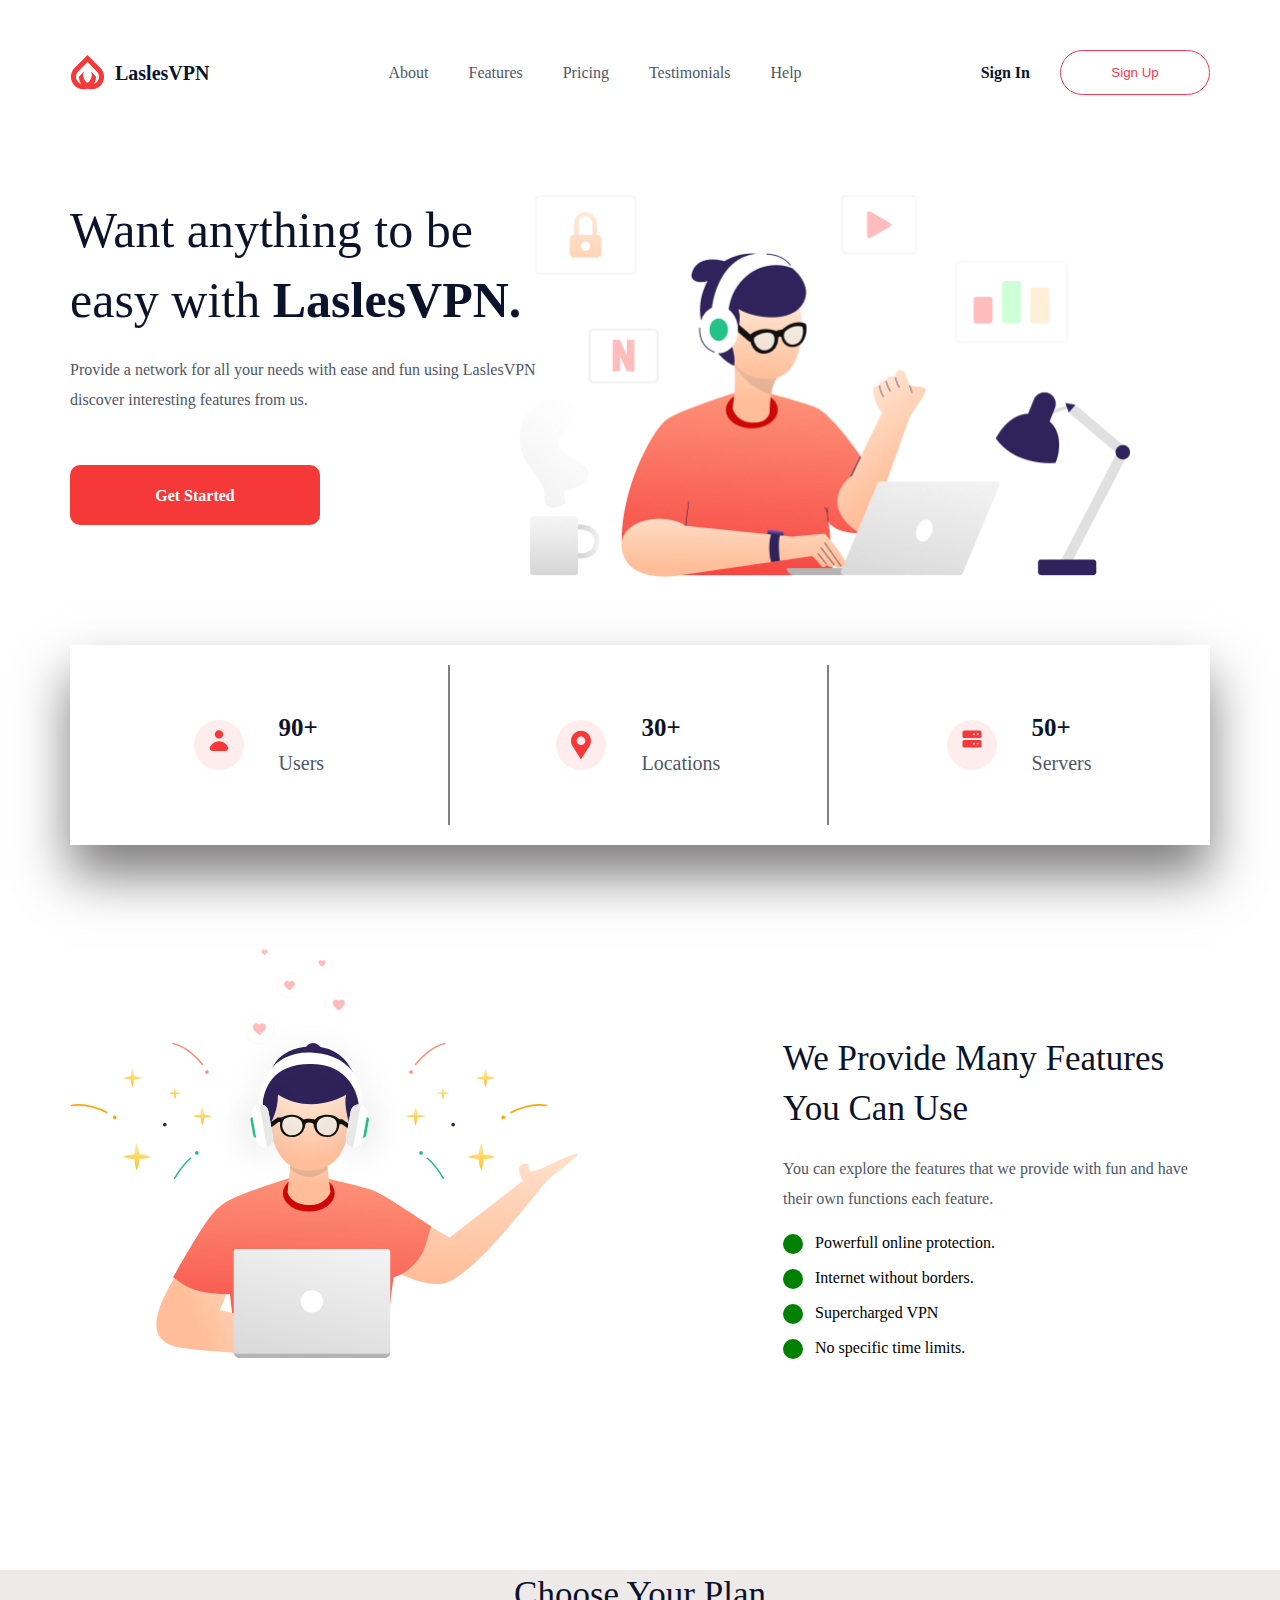
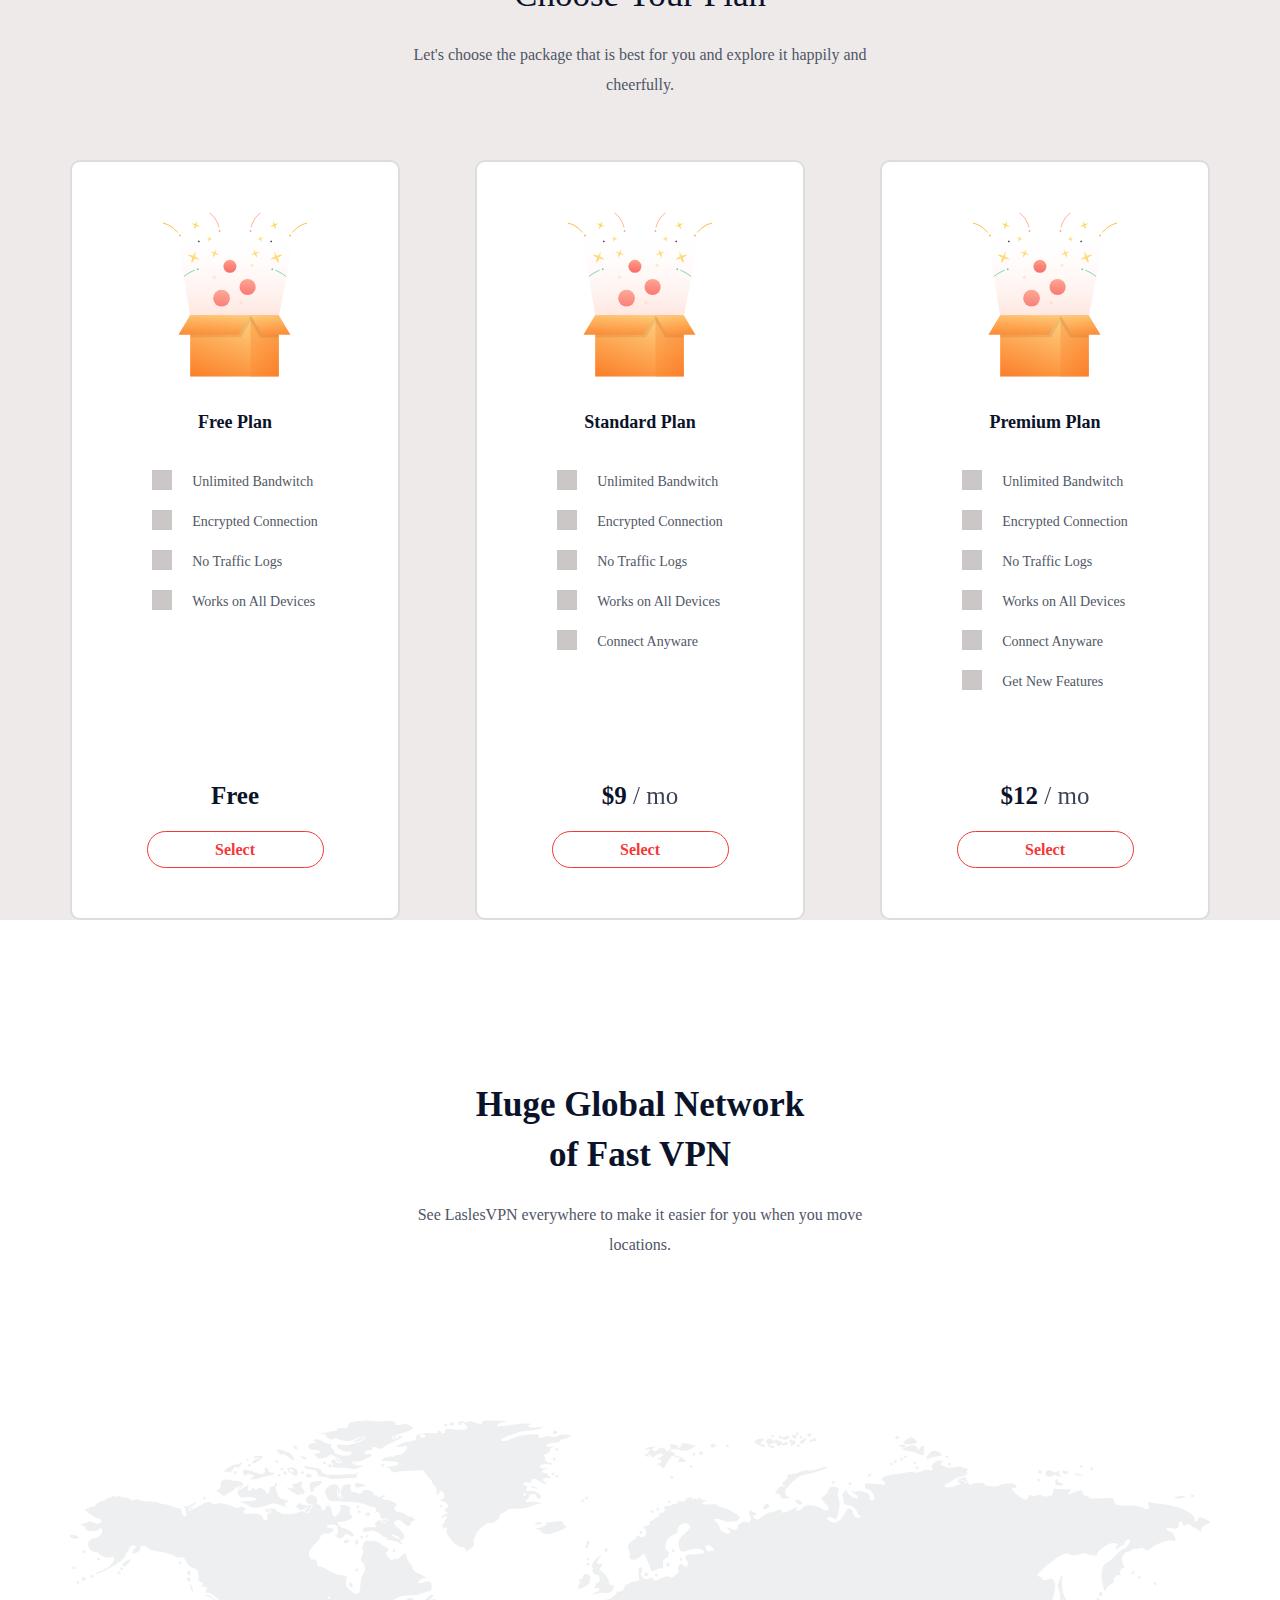
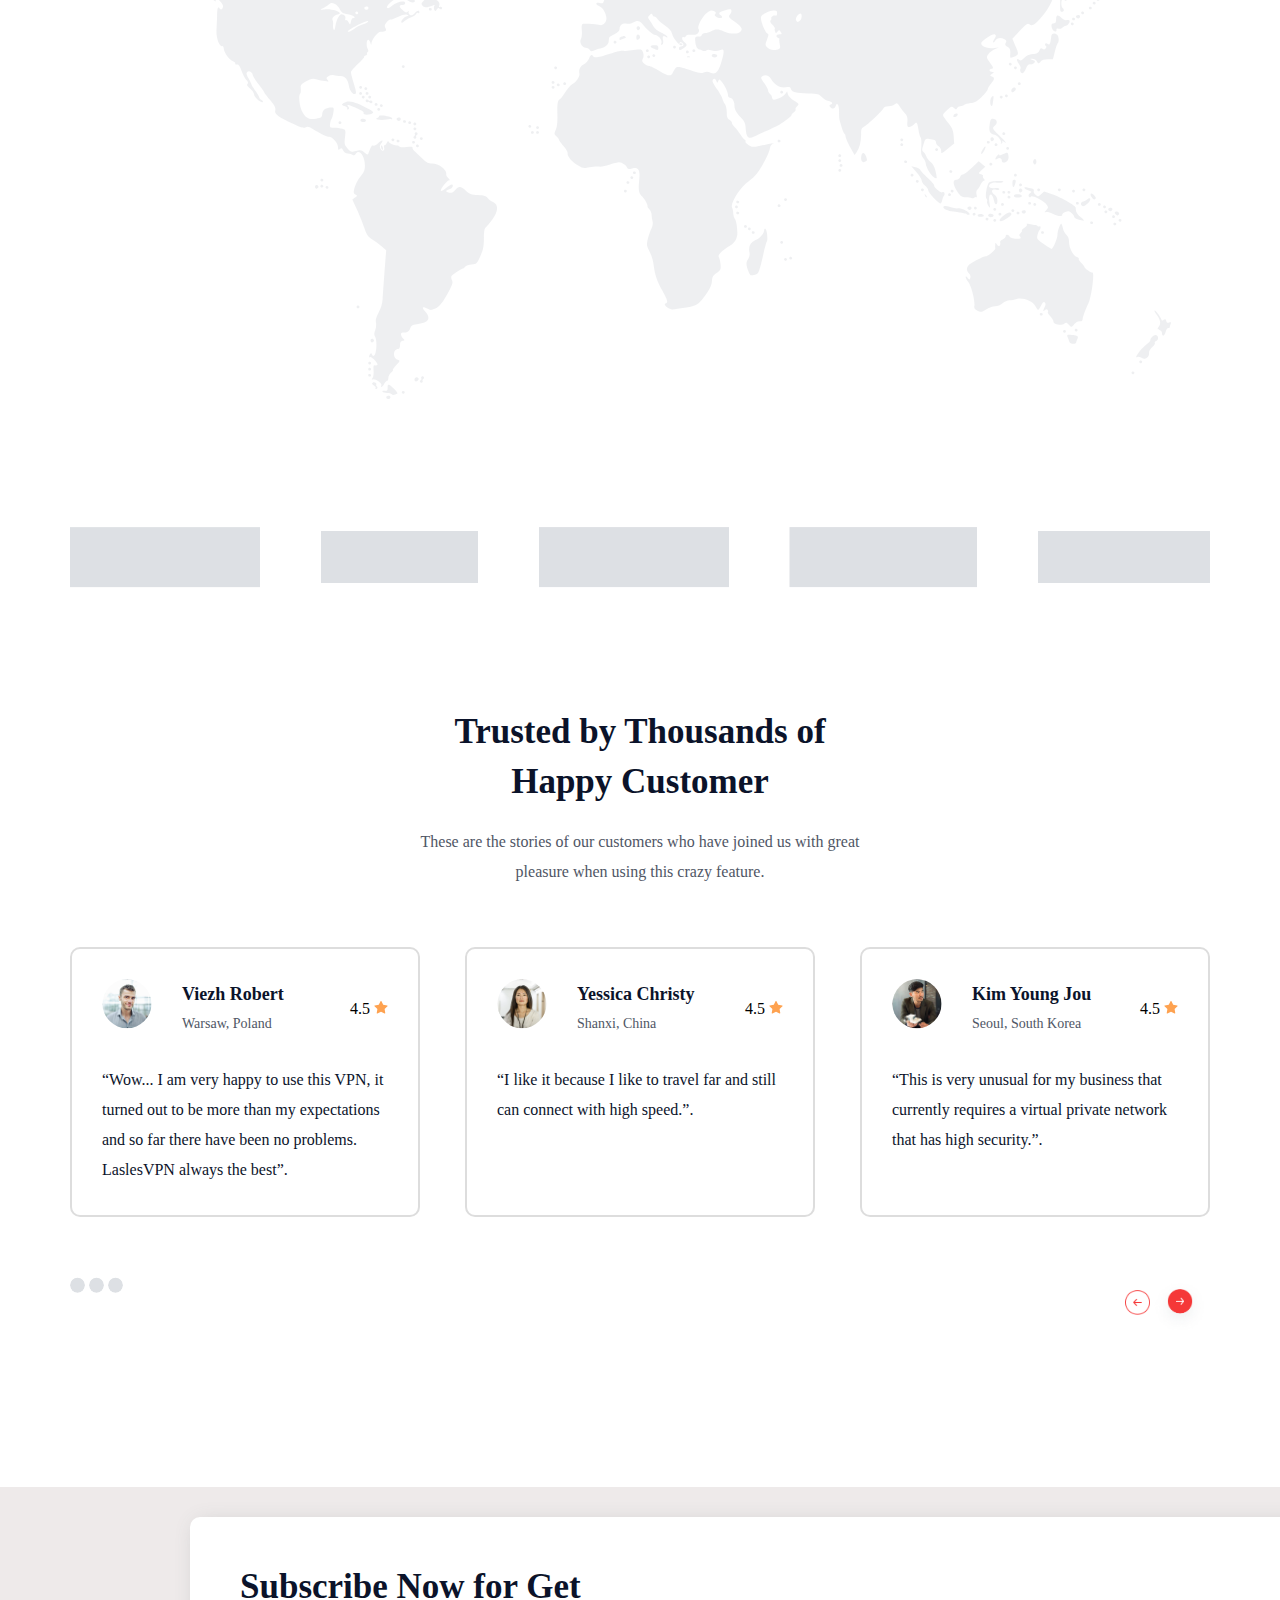
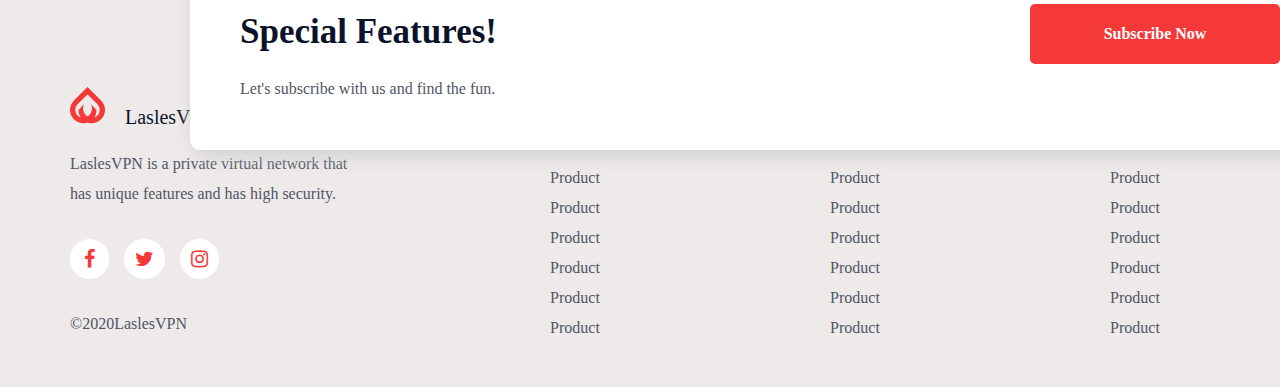
<file: figma_homework/index.html>
<!DOCTYPE html>
<html lang="en">
<head>
    <meta charset="UTF-8">
    <meta http-equiv="X-UA-Compatible" content="IE=edge">
    <meta name="viewport" content="width=device-width, initial-scale=1.0">
    <title>Document</title>
    <link rel="stylesheet" href="style.css">
    <link rel="stylesheet" href="css/font-awesome.css">
    <link rel="stylesheet" href="css/font-awesome.min.css">
</head>
<body>
        <header>
            <div class="container header_container">
                <div class="logo">
                    <img src="img/Standard Collection 27.svg" alt="">
                    <h2>LaslesVPN</h2>
                </div>
                <nav>
                    <ul>
                        <li>
                            <a href="#">About</a>
                        </li>
                        <li>
                            <a href="#">Features</a>
                        </li>
                        <li>
                            <a href="#">Pricing</a>
                        </li>
                        <li>
                            <a href="#">Testimonials</a>
                        </li>
                        <li>
                            <a href="#">Help</a>
                        </li>
                    </ul>
                </nav>
                <div class="regis">
                    <h2>Sign In</h2>
                    <button>Sign Up</button>
                </div>
            </div>
        </header>

        <main>
            <div class="container main-container">
                <div class="title">
                    <h1>Want anything to be easy with <span>LaslesVPN.</span></h1>
                    <p>Provide a network for all your needs with ease and fun using LaslesVPN discover interesting features from us.</p>
                    <button>Get Started</button>
                </div>
                <div class="image">
                    <img src="img/Illustration 1.png" alt="">
                </div>
            </div>
        </main>

        <footer>
            <div class="container foot-container">
                <div class="foot_card">
                    <div class="img">
                        <img src="img/LaslesVPN/Icon/Vector.svg" alt="">
                    </div>
                    <div class="titles">
                        <h2>90+</h2>
                        <p>Users</p>
                    </div>
                </div>
                <div class="foot_card">
                    <div class="img">
                        <img src="img/LaslesVPN (1)/Icon/Vector.svg" alt="">
                    </div>
                    <div class="titles">
                        <h2>30+</h2>
                        <p>Locations</p>
                    </div>
                </div>
                <div class="foot_card">
                    <div class="img">
                        <img src="img/LaslesVPN (2)/Icon/Vector.svg" alt="">
                    </div>
                    <div class="titles">
                        <h2>50+</h2>
                        <p>Servers</p>
                    </div>
                </div>
            </div>
        </footer>

        <!-- yuqoridagi header main footer lar o'tgan mavzudagi -->

        <div class="container about-container">
            <div class="image-about">
                <img src="img/Illustration 2.svg" alt="">
            </div>
            <div class="title-about">
                <h1>We Provide Many Features You Can Use</h1>
                <p>You can explore the features that we provide with fun and have their own functions each feature.</p>
                <ul>
                    <li>
                        <input type="checkbox" id="chec1" name="chec1">
                        <label for="chec1">Powerfull online protection.</label>
                    </li>
                    <li>
                        <input type="checkbox" id="chec2" name="chec2">
                        <label for="chec2">Internet without borders.</label>
                    </li>
                    <li>
                        <input type="checkbox" id="chec3" name="chec3">
                        <label for="chec3">Supercharged VPN</label>
                    </li>
                    <li>
                        <input type="checkbox" id="chec4" name="chec4">
                        <label for="chec4">No specific time limits.</label>
                    </li>
                </ul>
            </div>
        </div>

        <div class="plan">
            <div class="container plan-container">
               <div class="plan-title">
                <div class="plan-title-child">
                    <h2>Choose Your Plan</h2>
                    <p>Let's choose the package that is best for you and explore it happily and cheerfully.</p>
                </div>
               </div>
                <div class="row-plan">

                    <div class="card-plan">
                        <img src="img/Illustration/Free.svg" alt="">
                        <h3>Free Plan</h3>
                        <ul>
                            <li>
                                <input type="checkbox" name="chek1" id="chek1">
                                <label for="chek1">Unlimited Bandwitch</label>
                            </li>
                            <li>
                                <input type="checkbox" name="chek2" id="chek2">
                                <label for="chek2">Encrypted Connection</label>
                            </li>
                            <li>
                                <input type="checkbox" name="chek3" id="chek3">
                                <label for="chek3">No Traffic Logs</label>
                            </li>
                            <li>
                                <input type="checkbox" name="chek4" id="chek4">
                                <label for="chek4">Works on All Devices</label>
                            </li>
                        </ul>
                        <h1>Free</h1>
                        <button>Select</button>
                    </div>

                    <div class="card-plan">
                        <img src="img/Illustration/Free.svg" alt="">
                        <h3>Standard Plan</h3>
                        <ul>
                            <li>
                                <input type="checkbox" name="chek5" id="chek5">
                                <label for="chek5">Unlimited Bandwitch</label>
                            </li>
                            <li>
                                <input type="checkbox" name="chek6" id="chek6">
                                <label for="chek6">Encrypted Connection</label>
                            </li>
                            <li>
                                <input type="checkbox" name="chek7" id="chek7">
                                <label for="chek7">No Traffic Logs</label>
                            </li>
                            <li>
                                <input type="checkbox" name="chek8" id="chek8">
                                <label for="chek8">Works on All Devices</label>
                            </li>
                            <li>
                                <input type="checkbox" name="chek9" id="chek9">
                                <label for="chek9">Connect Anyware</label>
                            </li>
                        </ul>
                        <h1>$9 <span>/ mo</span></h1>
                        <button>Select</button>
                    </div>

                    <div class="card-plan">
                        <img src="img/Illustration/Free.svg" alt="">
                        <h3>Premium Plan</h3>
                        <ul>
                            <li>
                                <input type="checkbox" name="chek10" id="chek10">
                                <label for="chek10">Unlimited Bandwitch</label>
                            </li>
                            <li>
                                <input type="checkbox" name="chek11" id="chek11">
                                <label for="chek11">Encrypted Connection</label>
                            </li>
                            <li>
                                <input type="checkbox" name="chek12" id="chek12">
                                <label for="chek12">No Traffic Logs</label>
                            </li>
                            <li>
                                <input type="checkbox" name="chek13" id="chek13">
                                <label for="chek13">Works on All Devices</label>
                            </li>
                            <li>
                                <input type="checkbox" name="chek14" id="chek14">
                                <label for="chek14">Connect Anyware</label>
                            </li>
                            <li>
                                <input type="checkbox" name="chek15" id="chek15">
                                <label for="chek15">Get New Features</label>
                            </li>
                        </ul>
                        <h1>$12 <span>/ mo</span></h1>
                        <button>Select</button>
                    </div>

                </div>
            </div>
        </div>

        <div class="container VPN-container">
           <div class="vpn">
            <h1>Huge Global Network <br> of Fast VPN</h1>
            <p>See LaslesVPN everywhere to make it easier for you when you move locations.</p>
           </div>
        </div>

        <div class="container xarita-container">
            <img src="img/Vector.svg" alt="">
        </div>

        <div class="container logos-container">
            <img src="img/Rectangle 274.png" alt="">
            <img src="img/Rectangle 275.svg" alt="">
            <img src="img/Rectangle 276.svg" alt="">
            <img src="img/Rectangle 277.svg" alt="">
            <img src="img/Rectangle 278.svg" alt="">
        </div>

        <div class="container happy-container">
            <div class="happy-title">
                <h2>
                    Trusted by Thousands of <br> Happy Customer
                </h2>
                <p>These are the stories of our customers who have joined us with great <br> pleasure when using this crazy feature.</p>
            </div>

            <div class="row-happy">
                <label for="first-happy">
                    <div class="about-happy">
                        <div class="left">
                            <img src="img/Ellipse 175.svg" alt="">
                            <div class="happy-title-child">
                                <h3>Viezh Robert</h3>
                                <p>Warsaw, Poland</p>
                            </div>
                        </div>
                        <div class="right">
                            <p>4.5 <img src="img/star.svg" alt=""></p>
                        </div>
                    </div>
                    <p class="p">
                        “Wow... I am very happy to use this VPN, it turned out to be more than my expectations and so far there have been no problems. LaslesVPN always the best”.
                    </p>
                </label>

                <label for="second-happy">
                    <div class="about-happy">
                        <div class="left">
                            <img src="img/Ellipse 175 (1).svg" alt="">
                            <div class="happy-title-child">
                                <h3>Yessica Christy</h3>
                                <p>Shanxi, China</p>
                            </div>
                        </div>
                        <div class="right">
                            <p>4.5 <img src="img/star.svg" alt=""></p>
                        </div>
                    </div>
                    <p class="p">
                        “I like it because I like to travel far and still can connect with high speed.”.
                    </p>
                </label>

                <label for="third-happy">
                    <div class="about-happy">
                        <div class="left">
                            <img src="img/Ellipse 175 (2).svg" alt="">
                            <div class="happy-title-child">
                                <h3>Kim Young Jou</h3>
                                <p>Seoul, South Korea</p>
                            </div>
                        </div>
                        <div class="right">
                            <p>4.5 <img src="img/star.svg" alt=""></p>
                        </div>
                    </div>
                    <p class="p">
                        “This is very unusual for my business that currently requires a virtual private network that has high security.”.
                    </p>
                </label>
            </div>

            <div class="row-happy-inp">
                <div class="circle">
                    <img src="img/Ellipse 172.svg" alt="">
                    <img src="img/Ellipse 172.svg" alt="">
                    <img src="img/Ellipse 172.svg" alt="">
                </div>
                <div class="strelka">
                   <img src="Button/nonact/left.png" alt="">
                   <img src="Button/act/right.png" alt="">
                </div>
            </div>
        </div>

        <div class="container sub-container">
            <div class="sub-title">
                <h2>Subscribe Now for Get Special Features!</h2>
                <p>Let's subscribe with us and find the fun.</p>
            </div>
            <div class="sub-btn">
                <button>Subscribe Now</button>
            </div>
        </div>

        <div class="footer">
            <div class="container footer-container">
                <div class="card">
                    <h2> <img src="img/Standard Collection 27.svg" alt="">LaslesVPN</h2>
                    <p>LaslesVPN is a private virtual network that has unique features and has high security.</p>
                    <div class="icon-foot">
                        <i class="fa fa-facebook" aria-hidden="true"></i>
                        <i class="fa fa-twitter" aria-hidden="true"></i>
                        <i class="fa fa-instagram" aria-hidden="true"></i>
                    </div>
                    <p>©2020LaslesVPN</p>
                </div>
                <div class="card">
                    <ul>
                        <li>Product</li>
                        <li>Product</li>
                        <li>Product</li>
                        <li>Product</li>
                        <li>Product</li>
                        <li>Product</li>
                        <li>Product</li>
                    </ul>
                </div>
                <div class="card">
                    <ul>
                        <li>Product</li>
                        <li>Product</li>
                        <li>Product</li>
                        <li>Product</li>
                        <li>Product</li>
                        <li>Product</li>
                        <li>Product</li>
                    </ul>
                </div>
                <div class="card">
                    <ul>
                        <li>Product</li>
                        <li>Product</li>
                        <li>Product</li>
                        <li>Product</li>
                        <li>Product</li>
                        <li>Product</li>
                        <li>Product</li>
                    </ul>
                </div>
            </div>
        </div>
</body>
</html>
</file>
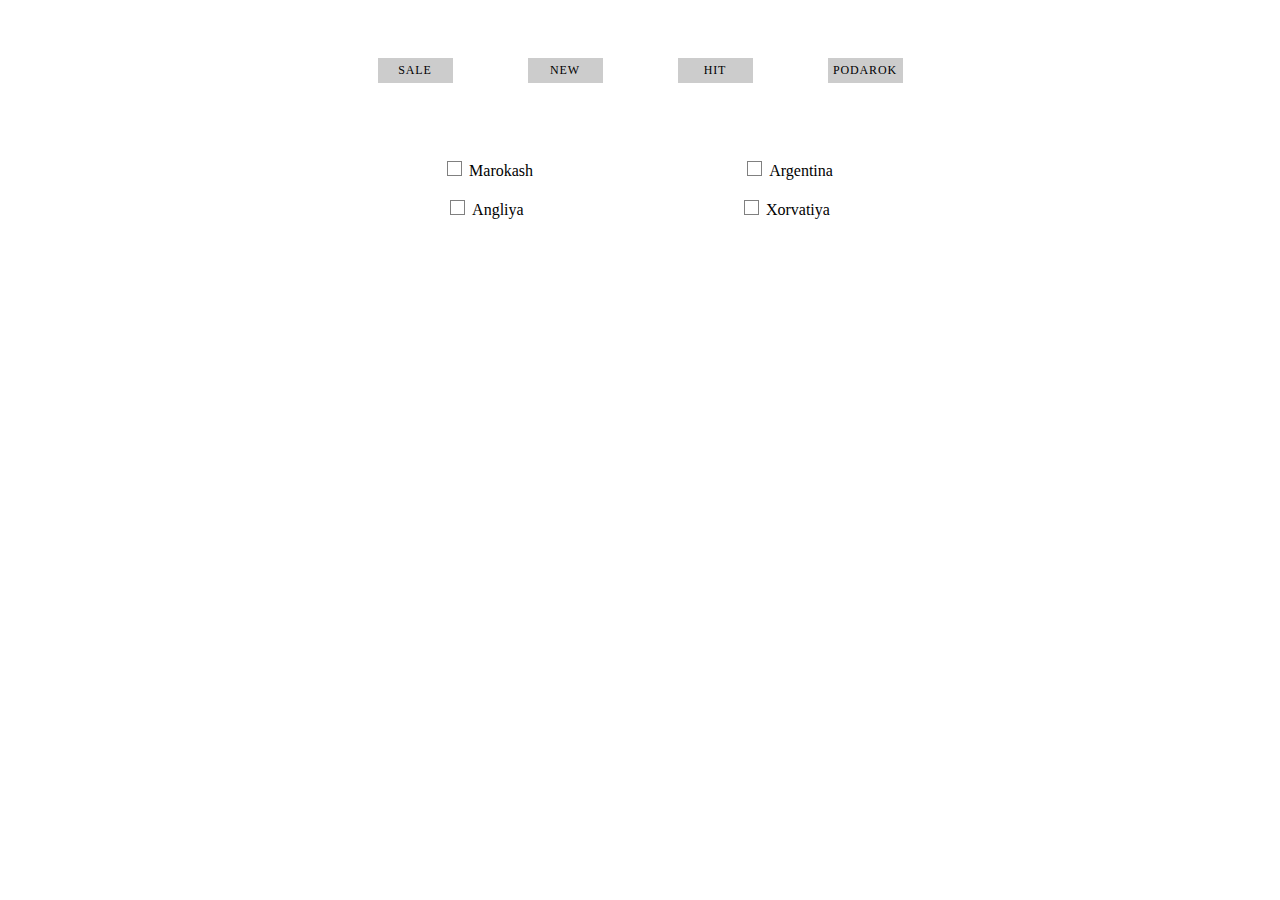
<file: homework_1/index.html>
<!DOCTYPE html>
<html lang="en">
<head>
    <meta charset="UTF-8">
    <meta http-equiv="X-UA-Compatible" content="IE=edge">
    <meta name="viewport" content="width=device-width, initial-scale=1.0">
    <link rel="stylesheet" href="main.css">
    <title>Document</title>
</head>
<body>

    <div class="container aksi-container">
       <div class="row">
        <input type="checkbox" id="check1" name="check1">
        <label for="check1">SALE</label>
       </div>
       <div class="row">
        <input type="checkbox" id="check2" name="check2">
        <label for="check2">NEW</label>
       </div>
       <div class="row">
        <input type="checkbox" id="check3" name="check3">
        <label for="check3">HIT</label>
       </div>
       <div class="row">
        <input type="checkbox" id="check4" name="check4">
        <label for="check4">PODAROK</label>
       </div>
    </div>

    <!-- ========================================= -->

    <div class="container strani-container">
        <div class="row-strani">
                <div class="blok1">
                    <input type="checkbox" name="chec1" id="chec1">
                <label for="chec1">Marokash</label>
                </div>
                <div class="blok2">
                    <input type="checkbox" name="chec2" id="chec2">
                <label for="chec2">Argentina</label>
                </div>
        </div>
        <div class="row-strani">
            <div class="blok1">
                <input type="checkbox" name="chec3" id="chec3">
            <label for="chec3">Angliya</label>
            </div>
            <div class="blok2">
                <input type="checkbox" name="chec4" id="chec4">
            <label for="chec4">Xorvatiya</label>
            </div>
    </div>
    </div>
</body>
</html>
</file>
<file: figma_homework/style.css>
*{
    padding: 0px;
    margin: 0px;
    box-sizing: border-box;
}
ul{
    padding: 0px;
    margin: 0px;
    list-style: none;
}
a{
    text-decoration: none;
    color: inherit;
}
header{
    margin: 50px 0px 100px;
}
.container{
    width: 1140px;
    margin: 0px auto;
}
.header_container{
    display: flex;
    justify-content: space-between;
}
.logo{
    display: flex;
    column-gap: 10px;
    align-items: center;
}
.logo img{
    width: 35px;
    height: 35px;
}
.logo h2{
    font-family: 'Rubik';
    font-style: normal;
    font-weight: 900;
    font-size: 20px;
    line-height: 24px;
    color: #0B132A;
}
ul{
    height: 100%;
    display: flex;
    column-gap: 40px;
    align-items: center;
}
nav ul li a{
    font-family: 'Rubik';
    font-style: normal;
    font-weight: 400;
    font-size: 16px;
    line-height: 19px;
    color: #4F5665;
}
.regis{
    display: flex;
    column-gap: 30px;
    align-items: center;
}
.regis h2{
    font-family: 'Rubik';
    font-style: normal;
    font-weight: 700;
    font-size: 16px;
    line-height: 19px;
    color: #0B132A;
}
.regis button{
    width: 150px;
    height: 45px;
    border: 1px solid #F53855;
    border-radius: 50px;
    background: none;
    color: #F53855;
}


/* main */

main{
    margin-bottom: 120px;
}
.main-container{
    display: flex;
    justify-content: space-between;
}
.title{
    width: 500px;
}
.title h1{
    font-family: 'Rubik';
    font-style: normal;
    font-weight: 500;
    font-size: 50px;
    line-height: 70px;
    color: #0B132A;
    margin-bottom: 20px;
}
.title h1 span{
    font-weight: 700;
}
.title p{
    font-family: 'Rubik';
    font-style: normal;
    font-weight: 400;
    font-size: 16px;
    line-height: 30px;
    color: #4F5665;
    margin-bottom: 50px;
}
.title button{
    width: 250px;
    height: 60px;
    border: none;
    background: #F53838;
    border-radius: 10px;
    font-family: 'Rubik';
    font-style: normal;
    font-weight: 700;
    font-size: 16px;
    line-height: 25px;
    color: #FFFFFF;
}
.image{
    width: 611px;
    height: 382px;
    position: absolute;
    right: 150px;
}
.image img{
    width: 100%;
}

/* footer */
.foot-container{
    height: 200px;
    display: flex;
    margin-bottom: 100px;
    box-shadow: 0px 30px 50px rgb(125, 123, 123);
    align-items: center;
}
.foot_card{
    display: flex;
    column-gap: 35px;
    align-items: center;
    justify-content: center;
    width: 33.3%;
    height: 80%;
}
.foot_card:nth-child(1){
    border-right: 2px solid gray;
}
.foot_card:nth-child(2){
    border-right: 2px solid gray;
}
.foot_card .img{
    width: 50px;
    height: 50px;
    padding: 10px 15px;
    border-radius: 100%;
    background: #FFECEC;
}
.foot_card .img img{
    width: 100%;
}
.foot_card h2{
    font-family: 'Rubik';
    font-style: normal;
    font-weight: 700;
    font-size: 25px;
    line-height: 30px;
    color: #0B132A;
    margin-bottom: 5px;
}
.foot_card p{
    font-family: 'Rubik';
    font-style: normal;
    font-weight: 400;
    font-size: 20px;
    line-height: 30px;
    color: #4F5665;
}

/* about container */

.about-container{
    height: 414px;
    margin-bottom: 211px;
    display: flex;
    justify-content: space-between;
    align-items: flex-end;
}
.about-container .image-about{
    height: 100%;
    width: 508px;
}
.image-about img{
    width: 100%;
}
.about-container .title-about{
    width: 427px;
}
.title-about h1{
    font-family: 'Rubik';
    font-style: normal;
    font-weight: 500;
    font-size: 35px;
    line-height: 50px;
    color: #0B132A;
    margin-bottom: 20px;
}
.title-about p{
    font-family: 'Rubik';
    font-style: normal;
    font-weight: 400;
    font-size: 16px;
    line-height: 30px;
    color: #4F5665;
    margin-bottom: 20px;
}
.title-about ul{
    display: flex;
    flex-direction: column;
    align-items: flex-start;
    row-gap: 15px;
}
.title-about ul li input[type="checkbox"]{
    cursor: pointer;
    display: none;
}
.title-about ul li label{
    cursor: pointer;
    display: flex;
}
.title-about ul li label::before{
    content: "";
    width: 20px;
    height: 20px;
    border-radius: 50%;
    margin-right: 12px;
    background: green;
}
.title-about ul li input[type="checkbox"]:checked + label::before{
    content: "\2713";
    color: white;
    display: flex;
    align-items: center;
    justify-content: center;
    border-radius: 0.5px solid cyan;
    transition: 0.3s;
}

/* plan */
.plan{
    background: rgb(238, 234, 234);
}
.plan-container{
    max-height: 1180px;
    margin-bottom: 150px;
}
.plan-title{
    display: flex;
    flex-direction: column;
    align-items: center;
}
.plan-title-child{
    display: flex;
    flex-direction: column;
    align-items: center;
    width: 500px;
}
.plan-title h2{
    font-family: 'Rubik';
    font-style: normal;
    font-weight: 500;
    font-size: 35px;
    line-height: 50px;
    color: #0B132A;
    margin-bottom: 20px;
}
.plan-title p{
    font-family: 'Rubik';
    font-style: normal;
    font-weight: 400;
    font-size: 16px;
    line-height: 30px;
    color: #4F5665;
    margin-bottom: 60px;
    text-align: center;
}
.row-plan{
    display: flex;
    justify-content: space-between;
}
.card-plan{
    width: 330px;
    min-height: 760px;
    padding: 50px;
    border: 2px solid #DDDDDD;
    display: flex;
    flex-direction: column;
    align-items: center;
    background: white;
    border-radius: 10px;
}
.card-plan img{
    width: 144px;
    height: 165px;
    margin-bottom: 30px;
}
.card-plan h3{
    font-family: 'Rubik';
    font-style: normal;
    font-weight: 700;
    font-size: 18px;
    line-height: 30px;
    text-align: center;
    color: #0B132A;
    margin-bottom: 30px;
}
.card-plan ul{
    display: flex;
    flex-direction: column;
    align-items: flex-start;
    row-gap: 10px;
}
.card-plan ul li input[type="checkbox"]{
    display: none;
    cursor: pointer;
}
.card-plan ul li label{
    cursor: pointer;
    display: flex;
    font-family: 'Rubik';
    font-style: normal;
    font-weight: 400;
    font-size: 14px;
    line-height: 30px;
    color: #4F5665;
}
.card-plan ul li label::before{
    content: " ";
    width: 20px;
    height: 20px;
    margin-right: 20px;
    margin-top: 3px;
    background: rgb(204, 199, 199);
}
.card-plan input[type="checkbox"]:checked + label::before{
    content: "\2713";
    display: flex;
    align-items: center;
    justify-content: center;
    color: green;
    font-size: 20px;
    font-weight: bold;
}
.card-plan h1{
    font-family: 'Rubik';
    font-style: normal;
    font-weight: 700;
    font-size: 25px;
    line-height: 30px;
    text-align: center;
    color: #0B132A;
    margin-bottom: 20px;
}
.card-plan h1 span{
    font-family: 'Rubik';
    font-style: normal;
    font-weight: 400;
    font-size: 25px;
    line-height: 30px;
    text-align: center;
    color: #0B132A;
    opacity: 0.8;
}
.card-plan button{
    width: 177px;
    height: 75px;
    border: 1px solid #F53838;
    border-radius: 50px;
    font-family: 'Rubik';
    font-style: normal;
    font-weight: 700;
    font-size: 16px;
    line-height: 19px;
    color: #F53838;    
    background: none;
}
.card-plan button:hover{
    background-color: #F53838;
    color: white;
}

/* VPN */
.VPN-container{
    display: flex;
    align-items: center;
    justify-content: center;
    margin-bottom: 150px;
}
.vpn{
    height: 200px;
    width: 500px;
    display: flex;
    align-items: center;
    flex-direction: column;
    justify-content: center;
    text-align: center;
}
.vpn h1{
    font-family: 'Rubik';
    font-style: normal;
    font-weight: 700;
    font-size: 35px;
    line-height: 50px;
    color: #0B132A;    
    margin-bottom: 20px;
}
.vpn p{
    font-family: 'Rubik';
    font-style: normal;
    font-weight: 400;
    font-size: 16px;
    line-height: 30px;
    color: #4F5665;
}
/* xarita-container */

.xarita-container{
    height: 537px;
    margin-bottom: 100px;
}
.xarita-container img{
    width: 100%;
}
.logos-container{
    height: 200px;
    display: flex;
    justify-content: space-between;
    align-items: center;
    margin-bottom: 50px;
}
/* happy */

.happy-container{
    min-height: 630px;
    margin-bottom: 150px;

}
.happy-title h2{
    font-family: 'Rubik';
    font-style: normal;
    font-weight: 700;
    font-size: 35px;
    line-height: 50px;
    text-align: center;
    color: #0B132A;
    margin-bottom: 20px;
}
.happy-title p{
    font-family: 'Rubik';
    font-style: normal;
    font-weight: 400;
    font-size: 16px;
    line-height: 30px;
    text-align: center;
    color: #4F5665;
    margin-bottom: 60px;
}
.row-happy{
    display: flex;
    justify-content: space-between;
    margin-bottom: 60px;
}
.row-happy label{
    width: 350px;
    min-height: 230px;
    padding: 30px;
    border: 2px solid #DDDDDD;
    border-radius: 10px;
}
.row-happy label:hover{
    border: 2px solid #F53838;
    box-shadow: 0px 20px 50px #ccc;
}
.row-happy label .about-happy{
    display: flex;
    justify-content: space-between;
    align-items: center;
    margin-bottom: 26px;
}
.row-happy label .about-happy .left{
    display: flex;
    column-gap: 30px;
}
.row-happy label .about-happy .left h3{
    font-family: 'Rubik';
    font-style: normal;
    font-weight: 700;
    font-size: 18px;
    line-height: 30px;
    color: #0B132A;
}
.row-happy label .about-happy .left p{
    font-family: 'Rubik';
    font-style: normal;
    font-weight: 400;
    font-size: 14px;
    line-height: 30px;
    color: #4F5665;
}
.row-happy label .about-happy .left img{
    width: 50px;
    height: 50px;
}
.row-happy label .p{
    font-family: 'Rubik';
    font-style: normal;
    font-weight: 500;
    font-size: 16px;
    line-height: 30px;
    color: #0B132A;
}
.row-happy-inp{
    display: flex;
    justify-content: space-between;
}
.row-happy-inp .circle img{
    border-radius: 50%;
}
.row-happy-inp .circle img:hover{
    cursor: pointer;
}
.strelka{
    display: flex;
    justify-content: center;
}
.strelka img{
    width: 25px;
    height: 25px;
}
.strelka img:nth-child(1){
    margin-top: 13px;
}
.strelka img:nth-child(2){
    width: 60px;
    height: 60px;
    border-radius: 50%;
}
/* sub-container */

.sub-container{
    height: 233px;
    display: flex;
    justify-content: space-between;
    padding: 0px 50px;
    align-items: center;
    border-radius: 10px;
    box-shadow: 5px 5px 20px #ccc;
    position: absolute;
    left: 190px;
    bottom: -4050px;
    z-index: 99;
    background: white;
}
.sub-title{
    width: 371px;
}
.sub-title h2{
    font-family: 'Rubik';
    font-style: normal;
    font-weight: 700;
    font-size: 35px;
    line-height: 45px;
    color: #0B132A;
    margin-bottom: 20px;
}
.sub-title p{
    font-family: 'Rubik';
    font-style: normal;
    font-weight: 400;
    font-size: 16px;
    line-height: 30px;
    color: #4F5665;
}
.sub-btn button{
    width: 250px;
    height: 60px;
    border-radius: 5px;
    background-color: #F53838;
    color: white;
    font-family: 'Rubik';
    font-style: normal;
    font-weight: 700;
    font-size: 16px;
    line-height: 25px;
    display: flex;
    align-items: center;
    justify-content: center;
    border: none;
}
/* footer */

.footer{
    height: 500px;
    background: rgb(238, 234, 234);
}
.footer-container{
    display: flex;
    justify-content: space-between;
    padding-top: 200px;
}
.footer-container .card{
    width: 150px;
}
.footer-container .card:nth-child(1){
    width: 300px;
}
.footer-container .card ul{
    display: flex;
    flex-direction: column;
    align-items: center;
    justify-content: center;
}
.footer-container .card h2 img{
    margin-right: 20px;
}
.footer-container .card h2{
    margin-bottom: 20px;
    font-family: 'Rubik';
    font-style: normal;
    font-weight: 500;
    font-size: 20px;
    line-height: 24px;
    color: #0B132A;
}
.footer-container .card p{
    font-family: 'Rubik';
    font-style: normal;
    font-weight: 500;
    font-size: 16px;
    line-height: 30px;
    color: #4F5665;
    margin-bottom: 30px;
}
.footer-container .card .icon-foot{
    display: flex;
    column-gap: 15px;
    margin-bottom: 30px;
}
.footer-container .card .icon-foot i{
    padding: 10px 11px;
    border-radius: 50%;
    font-size: 20px;
    color: #F53838;
    background: white;
}
.footer-container .card .icon-foot i:nth-child(1){
    padding: 10px 14px;
}
.foot-container .card p{
    font-family: 'Rubik';
    font-style: normal;
    font-weight: 400;
    font-size: 16px;
    line-height: 30px;
    color: #AFB5C0;
}
.footer-container .card ul li:nth-child(1){
    font-family: 'Rubik';
    font-style: normal;
    font-weight: 700;
    font-size: 18px;
    line-height: 30px;
    color: #0B132A;
    margin-bottom: 20px;
}
.footer-container .card ul li{
    font-family: 'Rubik';
    font-style: normal;
    font-weight: 400;
    font-size: 16px;
    line-height: 30px;
    color: #4F5665;
}
</file>
<file: homework_1/main.css>
*{
    padding: 0;
    margin: 0;
    box-sizing: border-box;
}
.container{
    width: 600px;
    height: 100px;
    margin: 20px auto;
}
.aksi-container{
    display: flex;
    align-items: center;
    justify-content: space-around;
}
.row input[type="checkbox"]{
    display: none;
    cursor: pointer;
}
.row label{
    display: flex;
    align-items: center;
    justify-content: center;
    cursor: pointer;
    width: 75px;
    height: 25px;
    font-family: 'Proxima Nova';
    font-size: 12px;
    line-height: 15px;
    letter-spacing: 0.07em;
    background: #ccc;
}
.row input[type="checkbox"]:checked + label{
    background: linear-gradient(91.1deg, #9710E9 1.17%, #FD8D43 99.31%);
    color: white;
}

/* ====================================================== */
.strani-container{
    display: flex;
    flex-direction: column;
    align-items: center;
    justify-content: center;
    gap: 20px;
}
.strani-container .row-strani{
    width: 100%;
    display: flex;
    align-items: center;
    justify-content: space-around;
}
.row-strani input[type="checkbox"]{
    display: none;
    cursor: pointer;
}
.row-strani label{
    cursor: pointer;
    display: flex;
    font-family: 'Barlow' sans-serif;
    font-style: normal;
    font-weight: 400;
    font-size: 16px;
    line-height: 19px;
    color: #000000;
}
.row-strani label::before{
    content: "";
    width: 13px;
    height: 13px;
    border: 1px solid gray;
    margin-right: 7px;
}
.row-strani input[type="checkbox"]:checked + label::before{
    background: orangered;
    content: "\2713";
    display: flex;
    justify-content: center;
    align-items: center;
    color: white;
}
</file>
